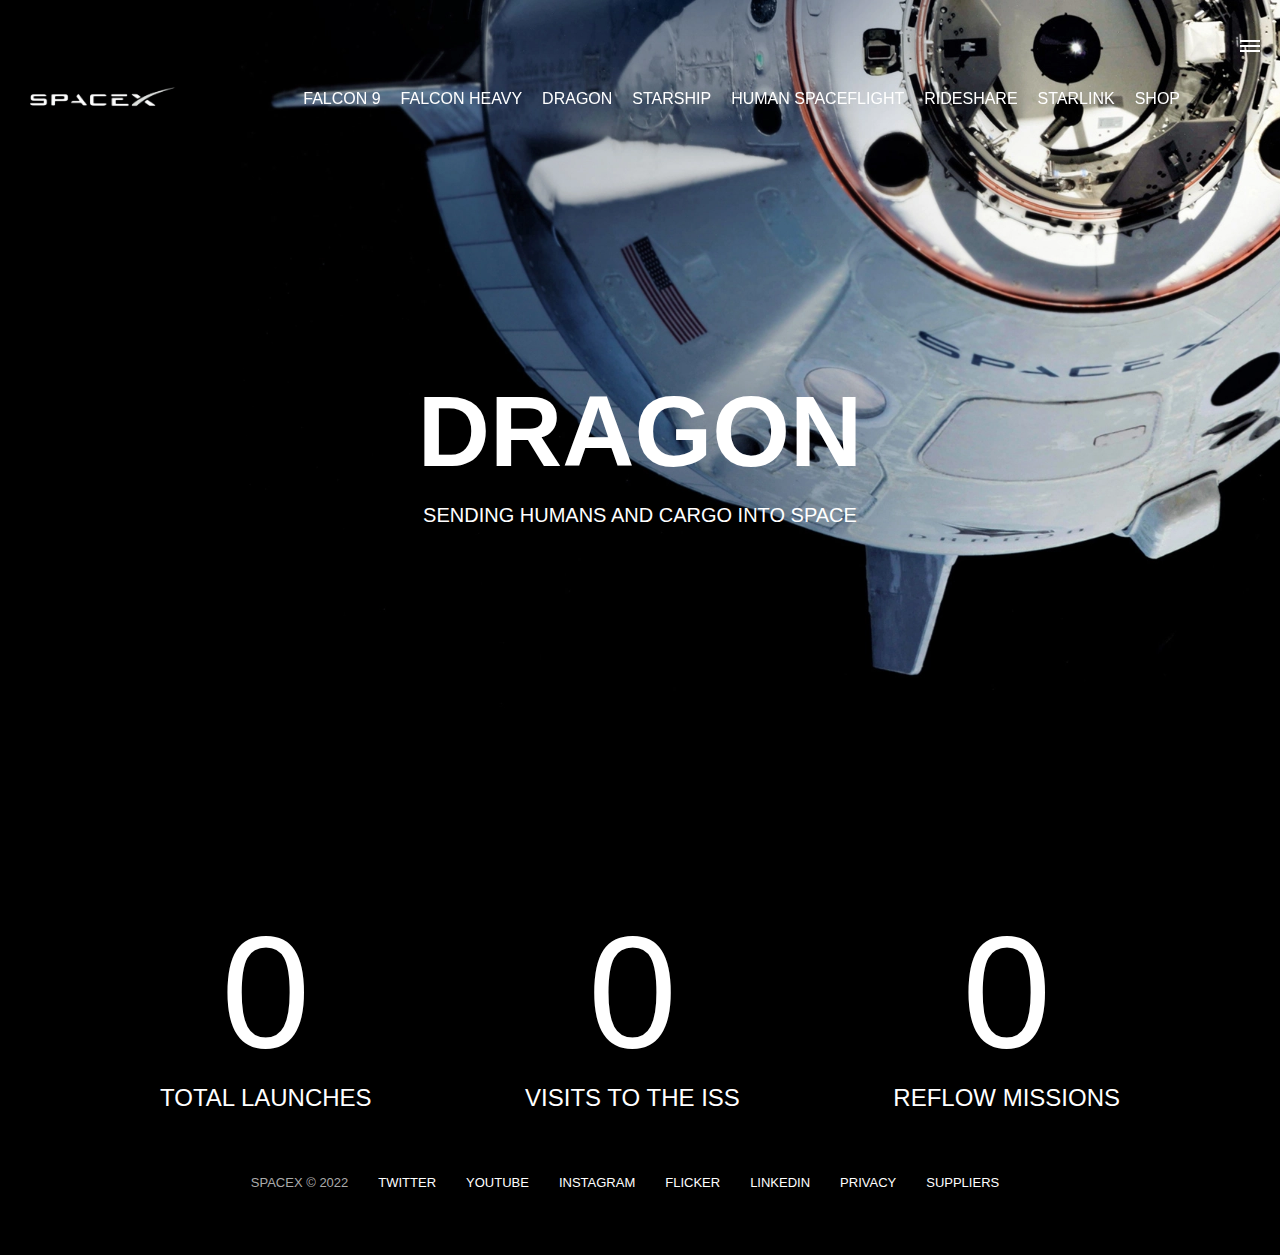
<file: dragon.html>
<!DOCTYPE html>
<html lang="en">
  <head>
    <meta charset="UTF-8" />
    <meta http-equiv="X-UA-Compatible" content="IE=edge" />
    <meta name="viewport" content="width=device-width, initial-scale=1.0" />
    <link rel="stylesheet" href="css/style.css" />
    <title>Space X - Dragon</title>
  </head>
  <body>
    <div id="overlay"></div>
    <div id="mobile-menu" class="mobile-main-menu">
      <ul>
        <li><a href="#">Mission</a></li>
        <li><a href="#">Launches</a></li>
        <li><a href="#">Careers</a></li>
        <li><a href="#">Updates</a></li>
        <li><a href="#">Shop</a></li>

        <li class="mobile-only"><a href="falcon9.html">Falcon 9</a></li>
        <li class="mobile-only">
          <a href="falcon-heavy.html">Falcon Heavy</a>
        </li>
        <li class="mobile-only"><a href="dragon.html">Dragon</a></li>
        <li class="mobile-only"><a href="#">Starship</a></li>
        <li class="mobile-only"><a href="#">Human Spaceflight</a></li>
        <li class="mobile-only"><a href="#">Rideshare</a></li>
        <li class="mobile-only"><a href="#">Starlink</a></li>
      </ul>
    </div>
    <header class="main-header">
      <div class="logo">
        <a href="index.html"></a>
        <img src="img/logo.png" alt="Space X Logo" />
      </div>
      <nav class="desktop-main-menu">
        <ul>
          <li><a href="falcon9.html">Falcon 9</a></li>
          <li><a href="falcon-heavy.html">Falcon Heavy</a></li>
          <li><a href="dragon.html">Dragon</a></li>
          <li><a href="#">Starship</a></li>
          <li><a href="#">Human Spaceflight</a></li>
          <li><a href="#">Rideshare</a></li>
          <li><a href="#">Starlink</a></li>
          <li><a href="#">Shop</a></li>
        </ul>
      </nav>
    </header>

    <!-- Hamburger Menu -->

    <button id="menu-btn" class="hamburger" type="button">
      <span class="hamburger-top"></span>
      <span class="hamburger-middle"></span>
      <span class="hamburger-bottom"></span>
    </button>

    <section class="section-animate bg-dragon"></section>
    <div class="section-inner-center">
      <h3>Dragon</h3>
      <p>Sending humans and cargo into space</p>
    </div>

    <div class="stats">
      <div>
        <span class="counter" data-target="34">0</span>
        <h4>Total Launches</h4>
      </div>
      <div>
        <span class="counter" data-target="31">0</span>
        <h4>Visits to the ISS</h4>
      </div>
      <div>
        <span class="counter" data-target="13">0</span>
        <h4>Reflow Missions</h4>
      </div>
    </div>

    <footer>
      <ul>
        <li>SpaceX &copy; 2022</li>
        <li><a href="#">Twitter</a></li>
        <li><a href="#">YouTube</a></li>
        <li><a href="#">Instagram</a></li>
        <li><a href="#">Flicker</a></li>
        <li><a href="#">LinkedIn</a></li>
        <li><a href="#">Privacy</a></li>
        <li><a href="#">Suppliers</a></li>
      </ul>
    </footer>
    <script src="js/main.js"></script>
  </body>
</html>
</file>
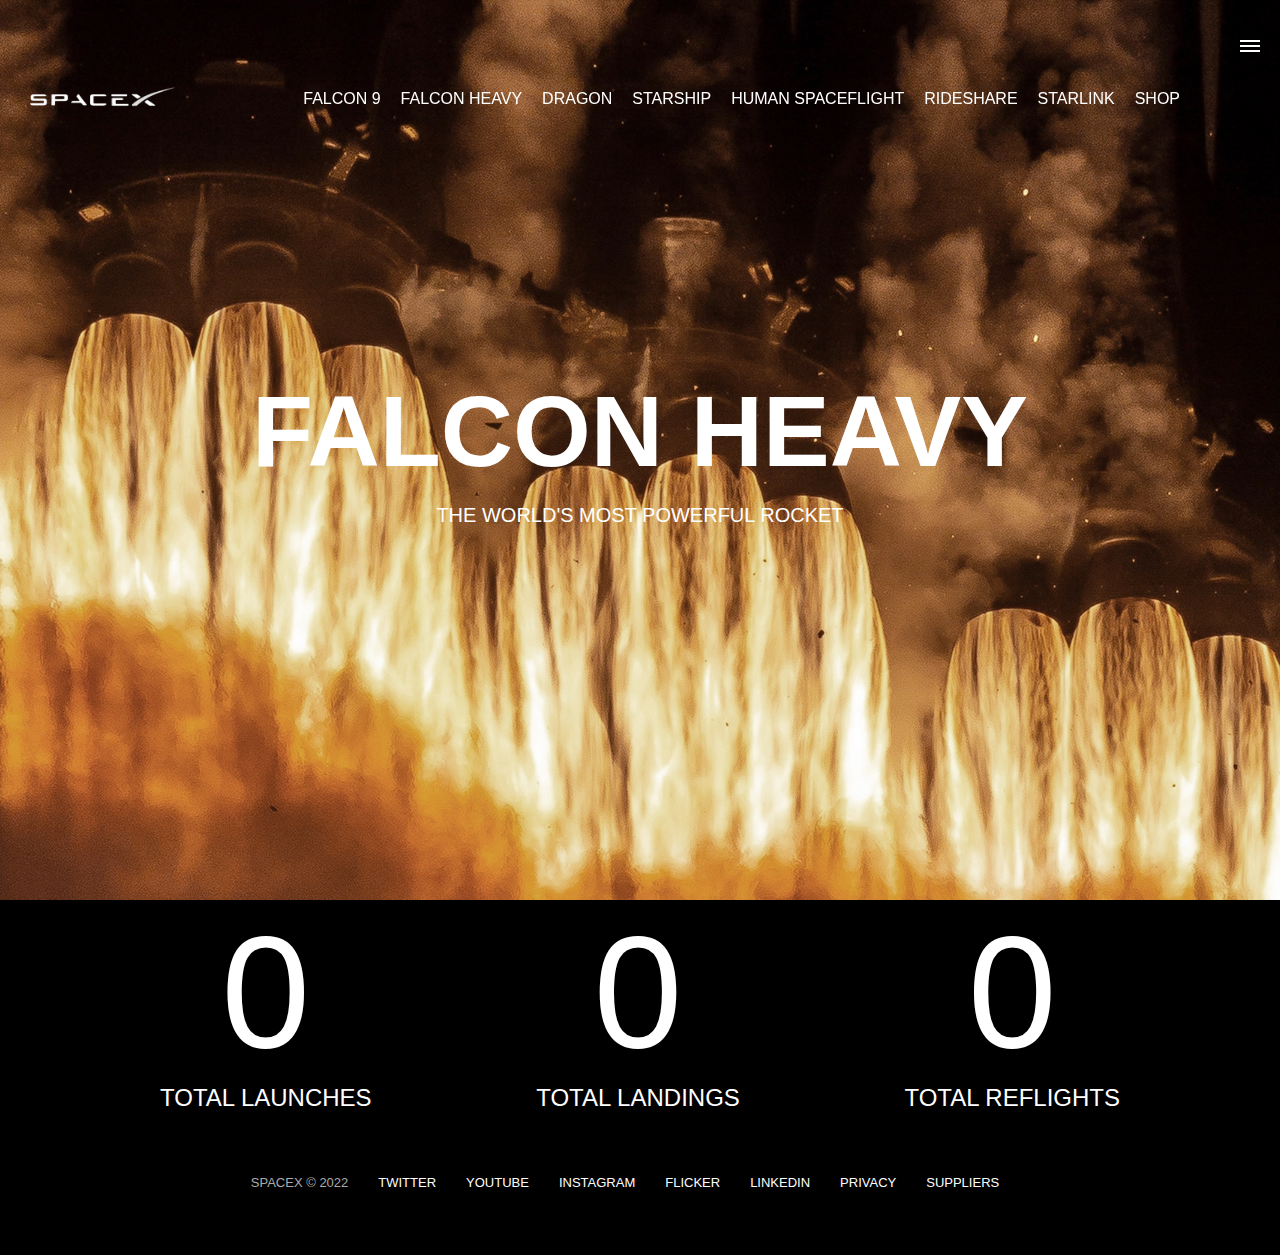
<file: falcon-heavy.html>
<!DOCTYPE html>
<html lang="en">
  <head>
    <meta charset="UTF-8" />
    <meta http-equiv="X-UA-Compatible" content="IE=edge" />
    <meta name="viewport" content="width=device-width, initial-scale=1.0" />
    <link rel="stylesheet" href="css/style.css" />
    <title>Space X - Falcon Heavy</title>
  </head>
  <body>
    <div id="overlay"></div>
    <div id="mobile-menu" class="mobile-main-menu">
      <ul>
        <li><a href="#">Mission</a></li>
        <li><a href="#">Launches</a></li>
        <li><a href="#">Careers</a></li>
        <li><a href="#">Updates</a></li>
        <li><a href="#">Shop</a></li>

        <li class="mobile-only"><a href="falcon9.html">Falcon 9</a></li>
        <li class="mobile-only">
          <a href="falcon-heavy.html">Falcon Heavy</a>
        </li>
        <li class="mobile-only"><a href="dragon.html">Dragon</a></li>
        <li class="mobile-only"><a href="#">Starship</a></li>
        <li class="mobile-only"><a href="#">Human Spaceflight</a></li>
        <li class="mobile-only"><a href="#">Rideshare</a></li>
        <li class="mobile-only"><a href="#">Starlink</a></li>
      </ul>
    </div>
    <header class="main-header">
      <div class="logo">
        <a href="index.html"></a>
        <img src="img/logo.png" alt="Space X Logo" />
      </div>
      <nav class="desktop-main-menu">
        <ul>
          <li><a href="falcon9.html">Falcon 9</a></li>
          <li><a href="falcon-heavy.html">Falcon Heavy</a></li>
          <li><a href="dragon.html">Dragon</a></li>
          <li><a href="#">Starship</a></li>
          <li><a href="#">Human Spaceflight</a></li>
          <li><a href="#">Rideshare</a></li>
          <li><a href="#">Starlink</a></li>
          <li><a href="#">Shop</a></li>
        </ul>
      </nav>
    </header>

    <!-- Hamburger Menu -->

    <button id="menu-btn" class="hamburger" type="button">
      <span class="hamburger-top"></span>
      <span class="hamburger-middle"></span>
      <span class="hamburger-bottom"></span>
    </button>

    <section class="section-animate bg-falcon-heavy"></section>
    <div class="section-inner-center">
      <h3>Falcon Heavy</h3>
      <p>The world's most powerful rocket</p>
    </div>

    <div class="stats">
      <div>
        <span class="counter" data-target="3">0</span>
        <h4>Total Launches</h4>
      </div>
      <div>
        <span class="counter" data-target="7">0</span>
        <h4>Total Landings</h4>
      </div>
      <div>
        <span class="counter" data-target="4">0</span>
        <h4>Total Reflights</h4>
      </div>
    </div>

    <footer>
      <ul>
        <li>SpaceX &copy; 2022</li>
        <li><a href="#">Twitter</a></li>
        <li><a href="#">YouTube</a></li>
        <li><a href="#">Instagram</a></li>
        <li><a href="#">Flicker</a></li>
        <li><a href="#">LinkedIn</a></li>
        <li><a href="#">Privacy</a></li>
        <li><a href="#">Suppliers</a></li>
      </ul>
    </footer>
    <script src="js/main.js"></script>
  </body>
</html>
</file>
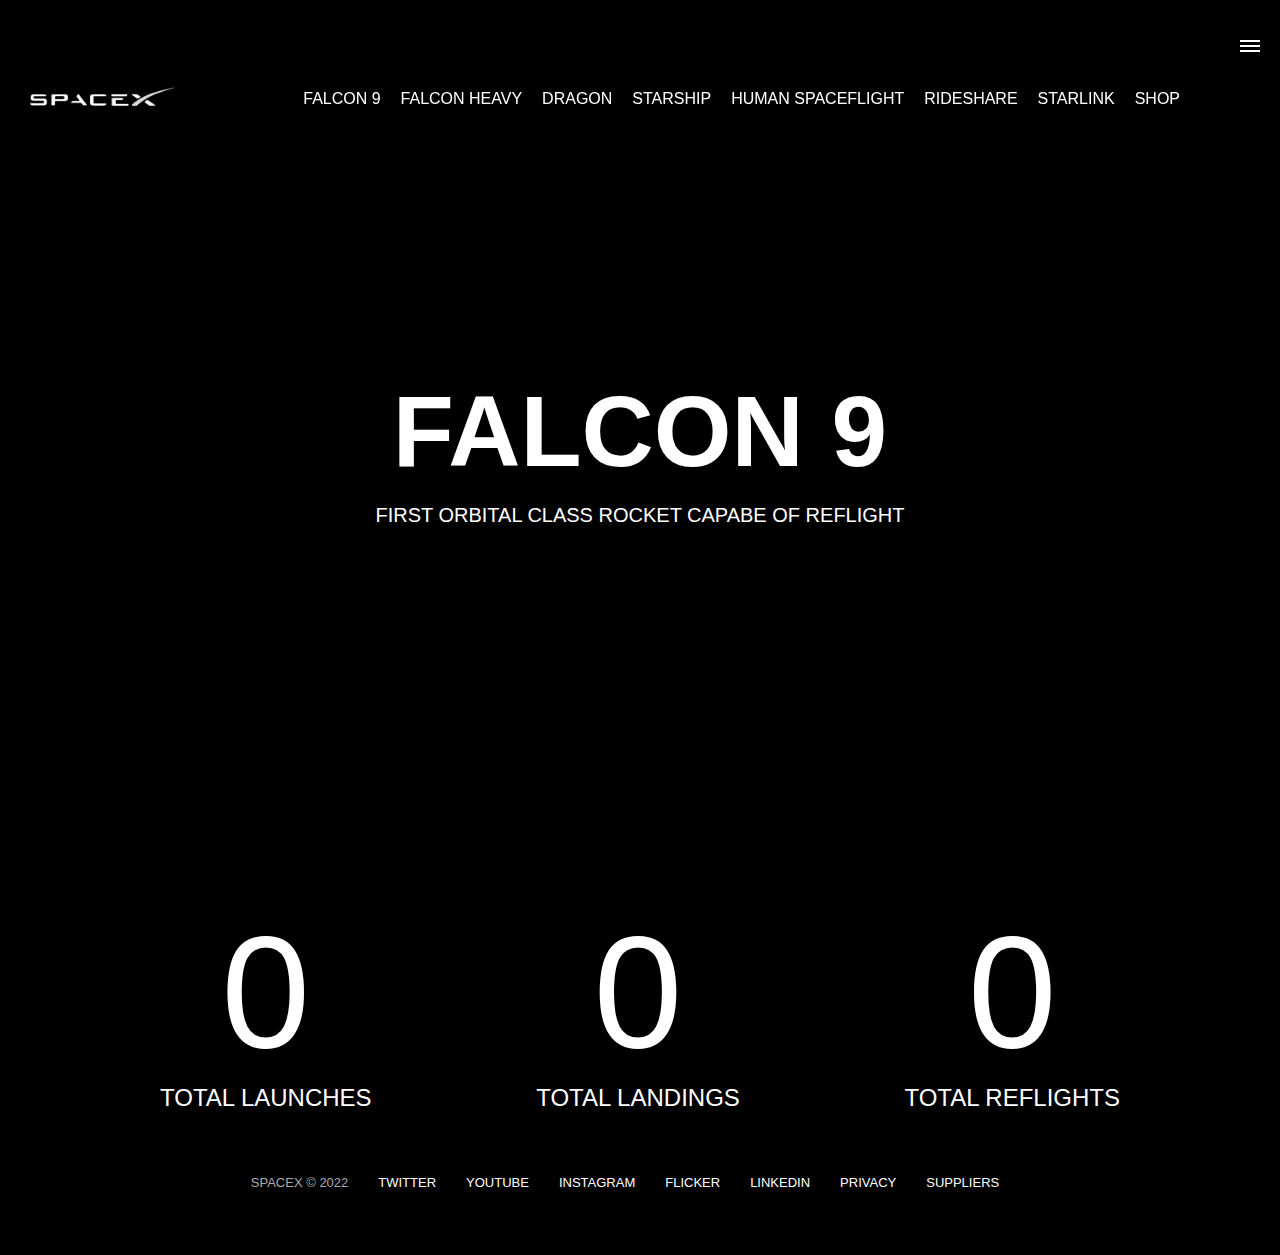
<file: falcon9.html>
<!DOCTYPE html>
<html lang="en">
  <head>
    <meta charset="UTF-8" />
    <meta http-equiv="X-UA-Compatible" content="IE=edge" />
    <meta name="viewport" content="width=device-width, initial-scale=1.0" />
    <link rel="stylesheet" href="css/style.css" />
    <title>Space X - Falcon 9</title>
  </head>
  <body>
    <div id="overlay"></div>
    <div id="mobile-menu" class="mobile-main-menu">
      <ul>
        <li><a href="#">Mission</a></li>
        <li><a href="#">Launches</a></li>
        <li><a href="#">Careers</a></li>
        <li><a href="#">Updates</a></li>
        <li><a href="#">Shop</a></li>

        <li class="mobile-only"><a href="falcon9.html">Falcon 9</a></li>
        <li class="mobile-only">
          <a href="falcon-heavy.html">Falcon Heavy</a>
        </li>
        <li class="mobile-only"><a href="dragon.html">Dragon</a></li>
        <li class="mobile-only"><a href="#">Starship</a></li>
        <li class="mobile-only"><a href="#">Human Spaceflight</a></li>
        <li class="mobile-only"><a href="#">Rideshare</a></li>
        <li class="mobile-only"><a href="#">Starlink</a></li>
      </ul>
    </div>
    <header class="main-header">
      <div class="logo">
        <a href="index.html"></a>
        <img src="img/logo.png" alt="Space X Logo" />
      </div>
      <nav class="desktop-main-menu">
        <ul>
          <li><a href="falcon9.html">Falcon 9</a></li>
          <li><a href="falcon-heavy.html">Falcon Heavy</a></li>
          <li><a href="dragon.html">Dragon</a></li>
          <li><a href="#">Starship</a></li>
          <li><a href="#">Human Spaceflight</a></li>
          <li><a href="#">Rideshare</a></li>
          <li><a href="#">Starlink</a></li>
          <li><a href="#">Shop</a></li>
        </ul>
      </nav>
    </header>

    <!-- Hamburger Menu -->

    <button id="menu-btn" class="hamburger" type="button">
      <span class="hamburger-top"></span>
      <span class="hamburger-middle"></span>
      <span class="hamburger-bottom"></span>
    </button>

    <section class="section-animate bg-falcon-9"></section>
    <div class="section-inner-center">
      <h3>Falcon 9</h3>
      <p>First orbital class rocket capabe of reflight</p>
    </div>

    <div class="stats">
      <div>
        <span class="counter" data-target="3">0</span>
        <h4>Total Launches</h4>
      </div>
      <div>
        <span class="counter" data-target="7">0</span>
        <h4>Total Landings</h4>
      </div>
      <div>
        <span class="counter" data-target="4">0</span>
        <h4>Total Reflights</h4>
      </div>
    </div>

    <footer>
      <ul>
        <li>SpaceX &copy; 2022</li>
        <li><a href="#">Twitter</a></li>
        <li><a href="#">YouTube</a></li>
        <li><a href="#">Instagram</a></li>
        <li><a href="#">Flicker</a></li>
        <li><a href="#">LinkedIn</a></li>
        <li><a href="#">Privacy</a></li>
        <li><a href="#">Suppliers</a></li>
      </ul>
    </footer>
    <script src="js/main.js"></script>
  </body>
</html>
</file>
<file: css/style.css>
@import url("https://fonts.googleapis.com/css2?family=Lato:wght@400;600;700&display=swap");

*,
*::before,
*::after {
  margin: 0;
  padding: 0;
  box-sizing: border-box;
}

body {
  font-family: "Familjen Grotesk", sans-serif;
  background: #000;
  color: #fff;
}

a {
  text-decoration: none;
  color: #fff;
}

ul {
  list-style: none;
}

/* Header and Navbar */

.main-header {
  position: fixed;
  top: 0;
  left: 0;
  width: 100%;
  z-index: 3;
  display: flex;
  justify-content: space-between;
  align-items: center;
  text-transform: uppercase;
  height: 200px;
  padding: 0 30px;
}

/* Logo */

.logo {
  width: 150px;
  height: auto;
}

.logo img {
  display: block;
  width: 100%;
  height: auto;
  opacity: 1;
  transition: 0.3s ease-out;
}

/* Desktop Menu */

.desktop-main-menu {
  margin-right: 50px;
}

.desktop-main-menu ul {
  display: flex;
}

.desktop-main-menu ul li {
  position: relative;
  margin-right: 20px;
  padding-bottom: 2px;
}

/* Menu item bottom border */

.desktop-main-menu ul li a::after {
  content: "";
  position: absolute;
  bottom: 0;
  left: 0;
  width: 100%;
  height: 1px;
  background: #fff;
  transform: scaleX(0);
  transition: transform 0.6s cubic-bezier(0.19, 1, 0.22, 1);
  /* transform-origin: right center; */
}

.desktop-main-menu ul li a:hover::after {
  transform: scaleX(1);
  /* transform-origin: left center; */
  transition-duration: 0.4s;
}

/* Sections */

section {
  position: relative;
  height: 100vh;
  background-position: center center;
  background-repeat: no-repeat;
  background-size: cover;
  text-transform: uppercase;
}

.section-inner {
  position: absolute;
  bottom: 200px;
  left: 150px;
  max-width: 560px;
}

.section-inner h4 {
  font-size: 22px;
  margin-bottom: 5px;
  font-weight: 300;
  animation: fadeInUp 0.5s ease-in-out;
  background: rgba(0, 0, 0, 0.2);
  padding: 5px;
}

.section-inner h2 {
  font-size: 50px;
  font-weight: 700;
  margin-bottom: 20px;
  animation: fadeInUp 0.5s ease-in-out 0.2s;
  animation-fill-mode: both; /*Stop from showing at start*/
  background: rgba(0, 0, 0, 0.2);
  padding: 5px;
}

.section-inner a {
  animation: fadeInUp 0.5s ease-in-out 0.4s;
  animation-fill-mode: both; /*Stop from showing at start*/
}

/* Background Images */

.section-a {
  background-image: url(https://images.unsplash.com/photo-1545394734-b4140a8cfa9c?ixlib=rb-4.0.3&ixid=MnwxMjA3fDB8MHxwaG90by1wYWdlfHx8fGVufDB8fHx8&auto=format&fit=crop&w=1170&q=80);
}

.section-b {
  background-image: url(https://images.unsplash.com/photo-1535044243240-144dc3ae56a5?ixlib=rb-4.0.3&ixid=MnwxMjA3fDB8MHxwaG90by1wYWdlfHx8fGVufDB8fHx8&auto=format&fit=crop&w=1074&q=80);
}

.section-c {
  background-image: url(../img/section-c.webp);
}

.section-d {
  background-image: url(../img/section-d.webp);
}

.section-e {
  background-image: url(../img/section-e.webp);
}

.section-f {
  background-image: url(../img/section-f.webp);
}

.btn {
  position: relative;
  display: inline-block;
  cursor: pointer;
  text-align: center;
  min-width: 130px;
  padding: 15px 50px;
  margin-top: 10px;
  border: 2px solid #fff;
  text-transform: uppercase;
  font-weight: bold;
  overflow: hidden;
  z-index: 2;
}

.btn:hover span {
  color: #000;
}

.btn .hover {
  position: absolute;
  top: 0;
  left: 0;
  width: 100%;
  height: 100%;
  background-color: #fff;
  color: #000;
  z-index: -1;
  transform: translateY(100%);
}

.btn:hover .hover {
  transform: translateY(0);
  transition: transform 0.6s cubic-bezier(0.19, 1, 0.22, 1);
}

.scroll-arrow {
  position: absolute;
  bottom: 50px;
  left: 50%;
  transform: translateX(-50%);
  animation: fadeBounce 2.3s infinite;
}

/* Footer */

footer {
  position: relative;
  padding: 55px 0;
}

footer ul {
  display: flex;
  justify-content: center;
  align-items: center;
  flex-wrap: wrap;
}

footer ul li {
  margin-right: 30px;
  color: #aaa;
  text-transform: uppercase;
  font-size: 13px;
  line-height: 2.5;
}

footer ul li a {
  color: #fff;
  transition: color 0.6s;
}

footer ul li a:hover {
  color: #aaa;
}

/* Hamburger Menu */

.hamburger {
  position: fixed;
  top: 40px;
  right: 20px;
  z-index: 10;
  cursor: pointer;
  width: 20px;
  height: 20px;
  background: none;
  border: none;
}

.hamburger-top,
.hamburger-middle,
.hamburger-bottom {
  position: absolute;
  width: 20px;
  height: 2px;
  top: 0;
  left: 0;
  background: #fff;
  transition: all 0.5s;
}

.hamburger-middle {
  transform: translateY(5px);
}

.hamburger-bottom {
  transform: translateY(10px);
}

/* Transition hamburger to X while open */

.open {
  transform: rotate(90deg);
}

.open .hamburger-top {
  transform: rotate(45deg) translateY(6px) translateX(6px);
}

.open .hamburger-middle {
  display: none;
}

.open .hamburger-bottom {
  transform: rotate(-45deg) translateY(6px) translateX(-6px);
}

/* Overlay */
.overlay-show {
  position: fixed;
  top: 0;
  left: 0;
  width: 100%;
  height: 100%;
  background: rgba(0, 0, 0, 0.5);
  z-index: 3;
}

/* stop body scroll */

.stop-scrolling {
  overflow: hidden;
}

/* Hide mobile main menu items */

.mobile-only {
  display: none;
}

/* Mobile menu */

.mobile-main-menu {
  position: fixed;
  top: 0;
  right: 0;
  width: 350px;
  height: 100%;
  background: #000;
  z-index: 4;
  display: flex;
  align-items: center;
  justify-content: center;
  transform: translateX(100%);
  transition: transform 0.6s cubic-bezier(0.19, 1, 0.22, 1);
}

/* Bring menu from right */

.show-menu {
  transform: translateX(0);
}

.mobile-main-menu ul {
  display: flex;
  flex-direction: column;
  align-items: flex-end;
  justify-content: center;
  padding: 50px;
  width: 100%;
}

.mobile-main-menu ul li {
  margin-bottom: 20px;
  font-size: 18px;
  text-transform: uppercase;
  border-bottom: 1px #555 dotted;
  width: 100%;
  text-align: right;
  padding-bottom: 8px;
}

.mobile-main-menu ul li a {
  color: #fff;
  transition: color 0.6s;
}

.mobile-main-menu ul li a:hover {
  color: #aaa;
}

/* Inner Pages */

.bg-falcon-9 {
  background-image: url(https://images.unsplash.com/photo-1604033968265-7b3e8f4a39cf?ixlib=rb-4.0.3&ixid=MnwxMjA3fDB8MHxwaG90by1wYWdlfHx8fGVufDB8fHx8&auto=format&fit=crop&w=1170&q=80);
}

.bg-falcon-heavy {
  background-image: url(../img/falcon-heavy.webp);
}

.bg-dragon {
  background-image: url(../img/dragon.webp);
}

.section-animate {
  animation: fadeIn 2s ease-in-out;
}

.section-inner-center {
  position: absolute;
  top: 50%;
  left: 50%;
  transform: translate(-50%, -50%);
  text-transform: uppercase;
  text-align: center;
  width: 80%;
}

.section-inner-center h3 {
  font-size: 100px;
  margin-bottom: 15px;
  animation: fadeInUp 0.5s ease-in-out;
}

.section-inner-center p {
  font-size: 20px;
  animation: fadeInUp 0.5s ease-in-out 0.2s;
  animation-fill-mode: both;
}

/* Stats */

.stats {
  max-width: 960px;
  margin: 0 auto;
  display: flex;
  align-items: center;
  justify-content: space-between;
  text-align: center;
  text-transform: uppercase;
}

.stats div span {
  font-size: 160px;
}

.stats div h4 {
  font-size: 24px;
  font-weight: 300;
}

/* Hidden Classes */

.hidden {
  display: none;
}

/* Animations */

@keyframes fadeInUp {
  0% {
    opacity: 0;
    transform: translateY(140px);
  }

  100% {
    opacity: 1;
    transform: translateY(0);
  }
}

@keyframes fadeIn {
  0% {
    opacity: 0;
  }

  100% {
    opacity: 1;
  }
}

@keyframes fadeBounce {
  0%,
  20%,
  50%,
  80%,
  100% {
    opacity: 0;
    transform: translateY(-20px);
  }
  40% {
    opacity: 1;
    transform: translateY(0);
  }
}

/* Media Queries */

@media (max-width: 960px) {
  /* Hide desktop menu */
  .desktop-main-menu {
    display: none;
  }
  /* Show main mobile items */
  .mobile-only {
    display: block;
  }
  .section-inner-center h3 {
    font-size: 75px;
  }
}

@media (max-width: 600px) {
  .section-inner {
    bottom: 75px;
    left: 20px;
  }
  .section-inner h2 {
    font-size: 40px;
  }
  footer ul li:first-child {
    position: absolute;
    top: 30px;
    left: 50%;
    transform: translate(-50%, -50%);
  }
  footer ul li {
    margin-right: 10px;
  }
  .logo {
    width: 70px;
    margin: auto;
  }

  .section-inner-center h3 {
    font-size: 50px;
  }

  #clicker {
    margin-bottom: 30px;
  }

  .section-inner h2,
  .section-inner h4 {
    margin-right: 15px;
  }

  #description {
    font-size: 1em;
  }

  /* Stats */
  .stats {
    flex-direction: column;
  }

  .stats div {
    margin-bottom: 20px;
  }
}
</file>
